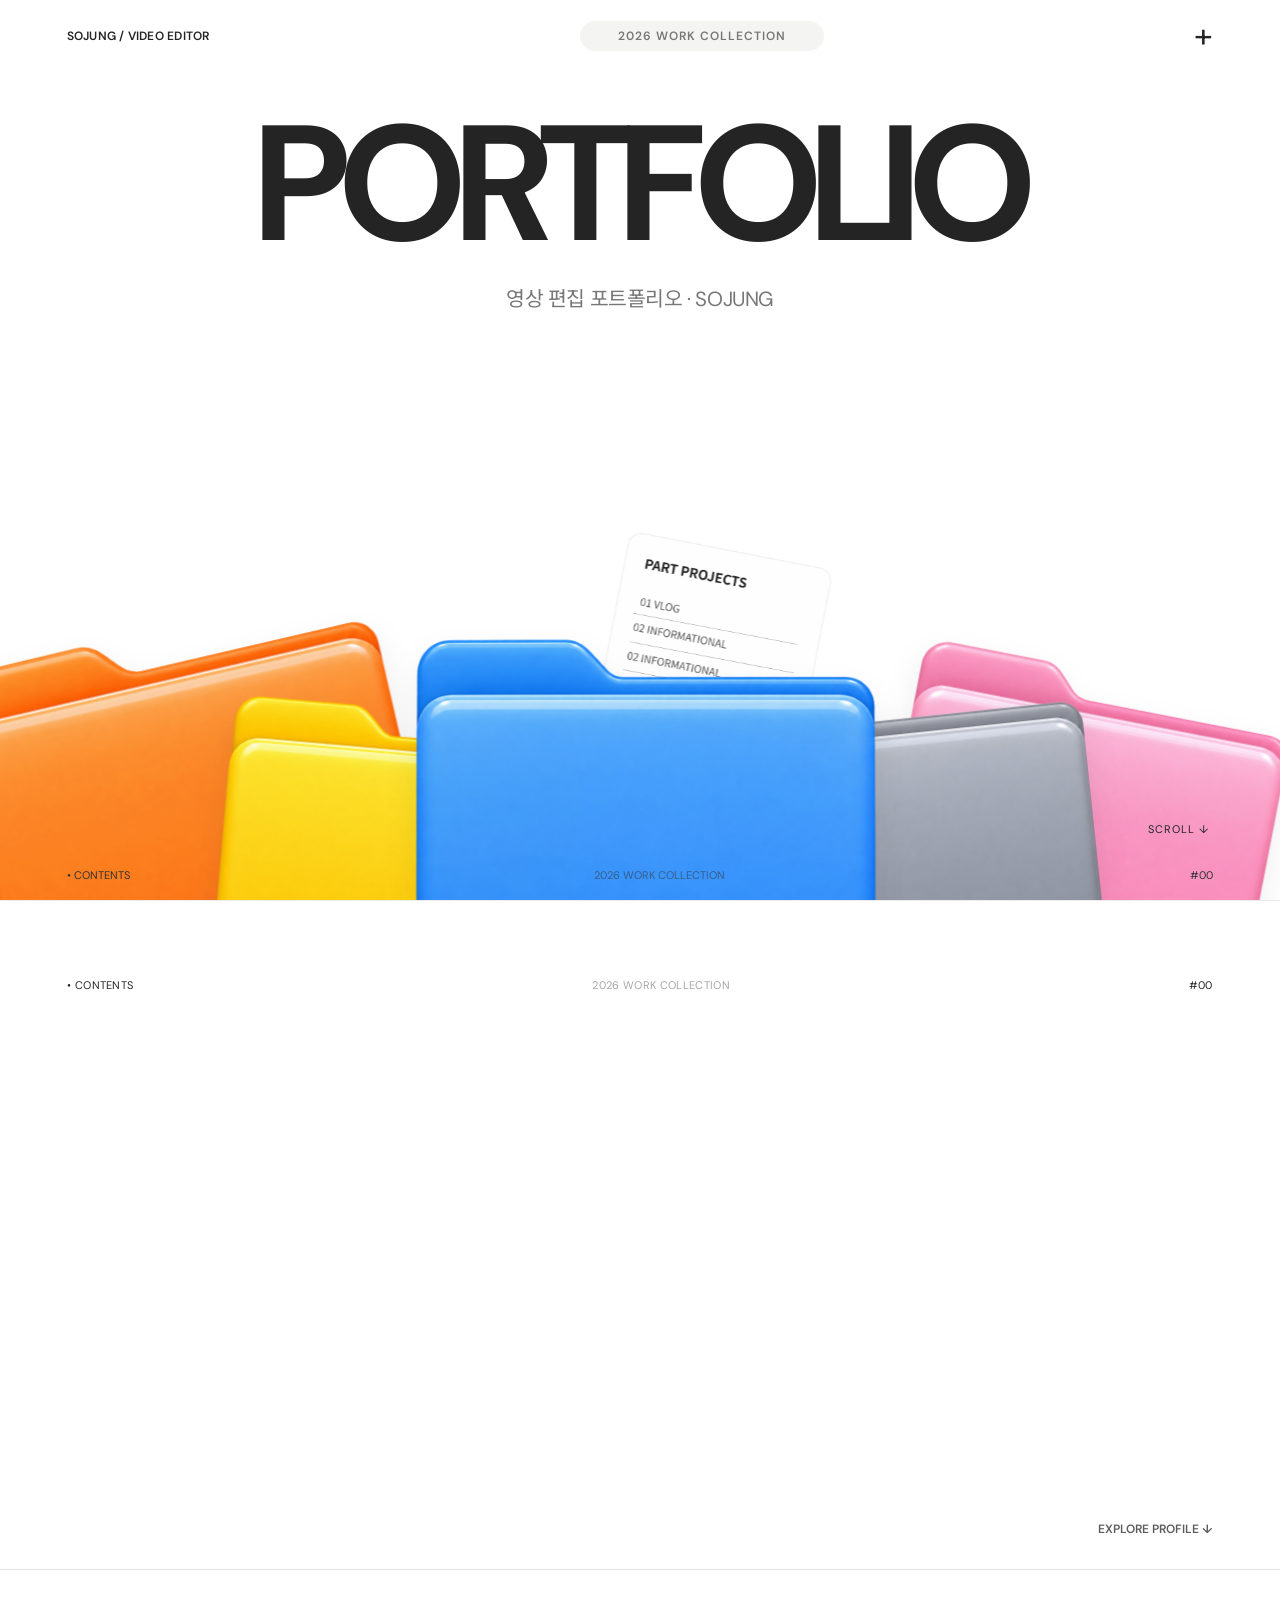
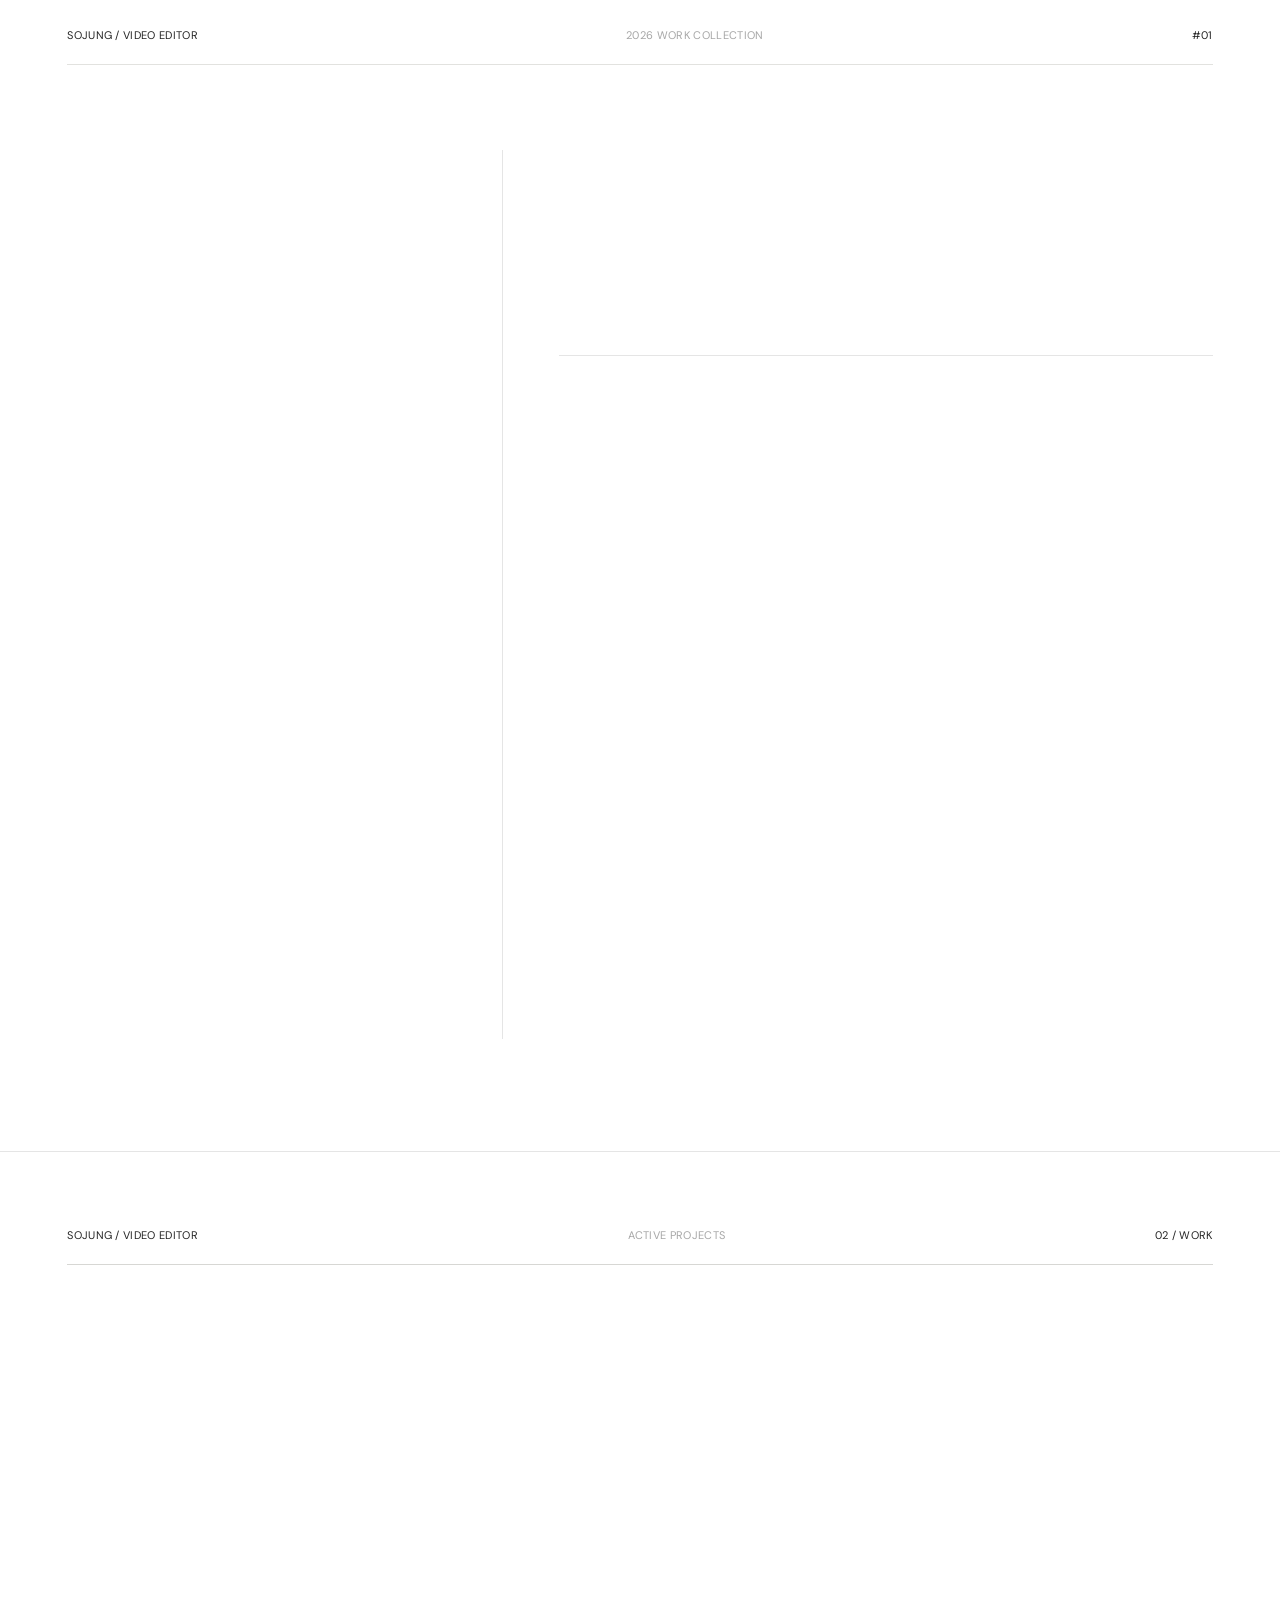
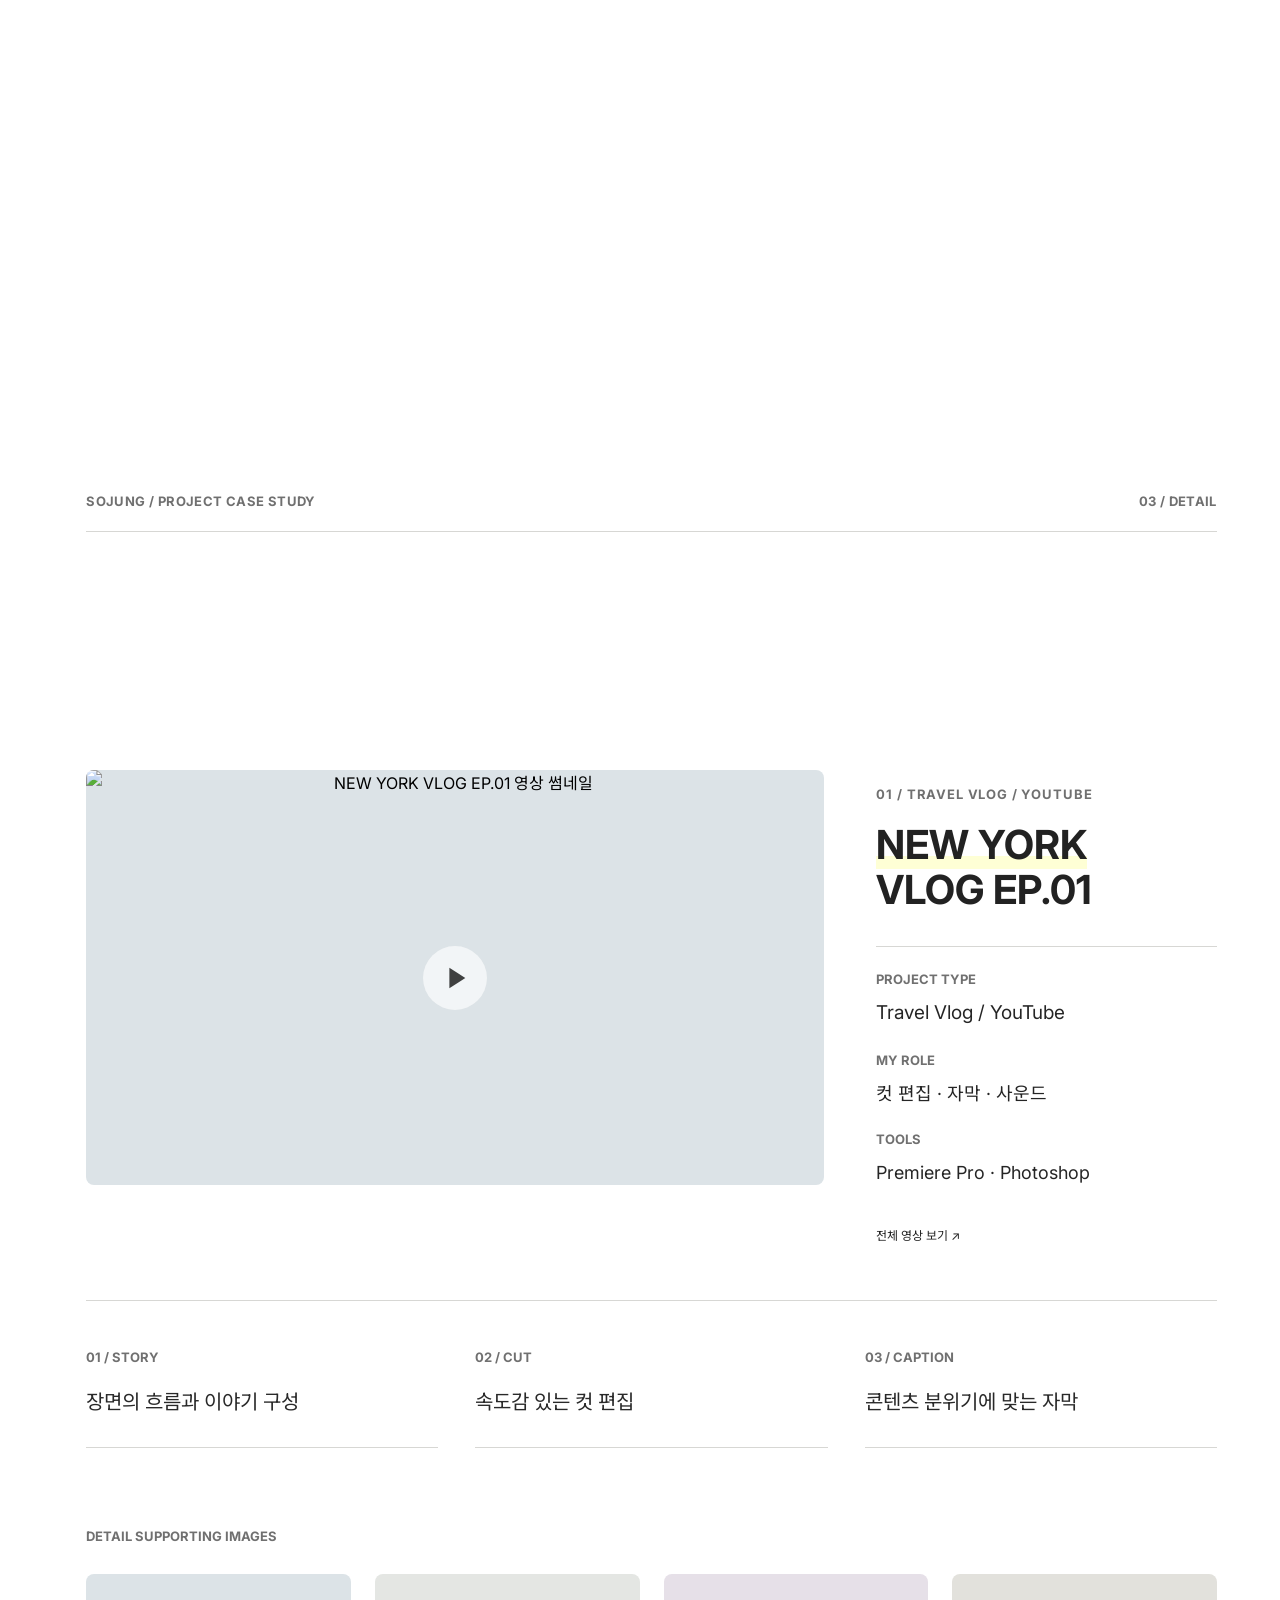
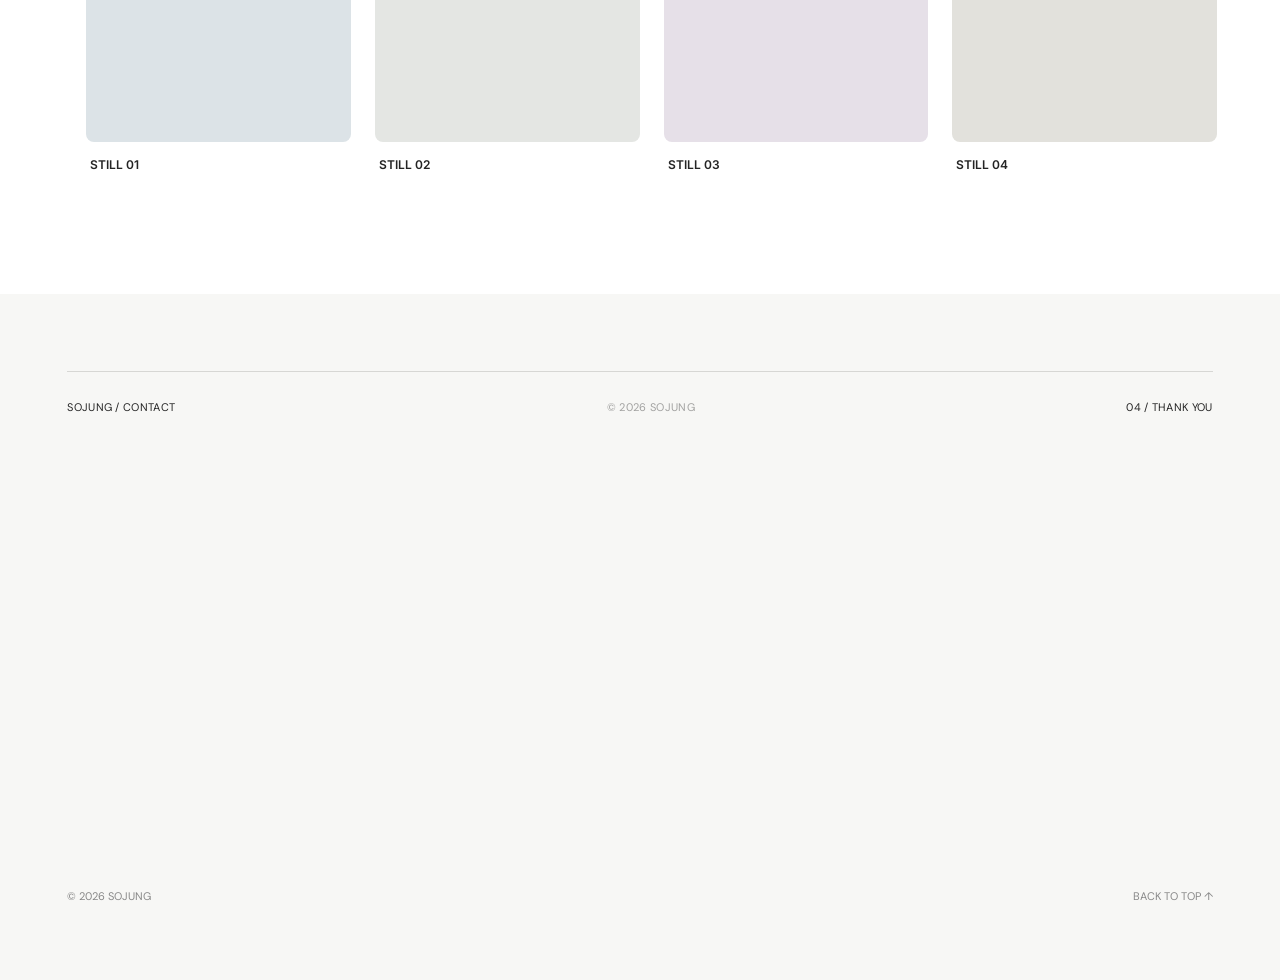
<file: index.html>
<!doctype html>
<html lang="ko">
<head>
  <meta charset="utf-8">
  <meta name="viewport" content="width=device-width, initial-scale=1">
  <meta name="theme-color" content="#ffffff">
  <meta name="description" content="SOJUNG — Video Editor Portfolio. 보는 재미를 디자인합니다.">
  <title>SOJUNG — VIDEO PORTFOLIO</title>
  <link rel="preconnect" href="https://fonts.googleapis.com">
  <link rel="preconnect" href="https://fonts.gstatic.com" crossorigin>
  <link href="https://fonts.googleapis.com/css2?family=DM+Sans:wght@400;500;600;700;800&family=Inter:wght@400;500;600;700&family=Noto+Sans+KR:wght@400;500;600;700;800&display=swap" rel="stylesheet">
  <link rel="stylesheet" href="styles.css">
  <script src="portfolio-data.js" defer></script>
  <script src="admin/model.js" defer></script>
  <script src="content-loader.js" defer></script>
  <script src="main.js" defer></script>
</head>
<body>
  <a class="skip-link" href="#contents">본문 바로가기</a>
  <div class="progress-bar" aria-hidden="true"></div>
  <main>
    <!-- MEMO 01~03: intro title, folder hover, scroll driven zoom -->
    <section class="intro-scene" id="intro" aria-labelledby="hero-title">
      <div class="intro-stage">
        <header class="micro-header">
          <span>SOJUNG / VIDEO EDITOR</span>
          <span class="header-pill">2026 WORK COLLECTION</span>
          <a class="header-plus" href="#contents" aria-label="콘텐츠 보기">+</a>
        </header>
        <div class="hero-copy">
          <h1 id="hero-title" class="hero-title">PORTFOLIO</h1>
          <p class="hero-subtitle">영상 편집 포트폴리오 · SOJUNG</p>
        </div>
        <div class="folder-scene" aria-label="블루, 오렌지, 옐로우, 핑크, 그레이 컬러 폴더 이미지">
          <img class="folder folder-orange" src="assets/folder-orange.png" alt="" draggable="false">
          <img class="folder folder-yellow" src="assets/folder-yellow.png" alt="" draggable="false">
          <img class="folder folder-pink" src="assets/folder-pink.png" alt="" draggable="false">
          <img class="folder folder-gray" src="assets/folder-gray.png" alt="" draggable="false">
          <img class="paper-card" src="assets/part-projects-card.png" alt="" aria-hidden="true" draggable="false">
          <div class="folder folder-blue" aria-hidden="true">
            <img class="blue-closed" src="assets/folder-blue.png" alt="" draggable="false">
          </div>
        </div>
        <div class="hero-end"><span>• CONTENTS</span><span>2026 WORK COLLECTION</span><span>#00</span></div>
        <a href="#contents" class="scroll-hint">SCROLL ↓</a>
      </div>
    </section>

    <!-- MEMO 04: lines reveal and reset on reentry -->
    <section class="intro-about section-pad" id="contents" aria-label="자기소개">
      <div class="section-mini-head"><span>• CONTENTS</span><span>2026 WORK COLLECTION</span><span>#00</span></div>
      <div class="intro-about-grid">
        <img class="intro-illustration reveal" src="assets/illustration.png" alt="책상에서 작업하는 여성의 흑백 일러스트">
        <div class="intro-about-copy">
          <p class="eyebrow reveal">VLOG — INFORMATIONAL — SHORT FORM</p>
          <h2 class="about-sentence">
            <span class="line-reveal">안녕하세요</span>
            <span class="line-reveal"><span class="sentence-highlight">작은 순간들을 하나의 이야기로 완성하는</span></span>
            <span class="line-reveal">영상 편집자 박소정입니다.</span>
          </h2>
          <div class="contents-copy-spacing" aria-hidden="true"></div>
        </div>
      </div>
      <a class="section-next" href="#profile">EXPLORE PROFILE ↓</a>
    </section>

    <!-- MEMO 05~07: text, keyword hover, sequential skill bar -->
    <section class="profile section-pad" id="profile" aria-labelledby="profile-title">
      <div class="section-mini-head"><span>SOJUNG / VIDEO EDITOR</span><span>2026 WORK COLLECTION</span><span>#01</span></div>
      <div class="profile-layout">
        <div class="profile-left">
          <img class="portrait" src="assets/portrait.png" alt="박소정 프로필 이미지">
          <h2 id="profile-title">보는 재미를<br>디자인합니다.</h2>
          <p class="profile-greeting">안녕하세요. 영상 편집자 박소정입니다.</p>
          <p class="profile-bio" id="profile-description"></p>
          <span class="signature">SOJUNG © 2026</span>
        </div>
        <div class="profile-right">
          <div class="profile-feature reveal">
            <p class="eyebrow">01 / WHAT I DO</p>
            <h3>영상 콘텐츠 기획 · 편집</h3>
            <p>유튜브 브이로그 및 정보형 영상 편집<br>컷 편집 · 자막 · 사운드 · 썸네일</p>
          </div>
          <div class="profile-feature reveal">
            <p class="eyebrow">02 / MY KEYWORDS</p>
            <div class="keywords" id="keywords"></div>
          </div>
          <div class="profile-bottom">
            <div class="profile-feature reveal">
              <p class="eyebrow">EXPERIENCE / Vlog · Lifestyle</p>
              <div class="experience">
                <strong>개인 유튜브 운영 및 편집</strong>
                <span>브이로그 / 정보형 콘텐츠</span>
                <span>컷 편집 · 자막 · 썸네일 제작</span>
              </div>
              <div class="experience"><strong>브랜드 협찬 콘텐츠 제작</strong><span>브랜드와 콘텐츠의 연결</span></div>
            </div>
            <div class="profile-feature reveal skill-panel">
              <p class="eyebrow">TOOLS</p>
              <div id="skills"></div>
              <p class="skill-disclaimer">막대는 화면 연출용이며, 공인 숙련도 점수가 아닙니다.</p>
            </div>
            <div class="experience profile-personal-contact reveal profile-experience-reveal">
              <strong>박소정</strong>
              <span>Sojung Park</span>
              <span><a href="tel:+821092411885">82) 10 . 9241 . 1885</a></span>
              <span><a href="mailto:ritofbin@naver.com">ritofbin@naver.com</a></span>
            </div>
          </div>
        </div>
      </div>
    </section>

    <!-- MEMO 08, 09: thumbnails from YouTube URL, hover, click transition -->
    <section class="works section-pad" id="work" aria-labelledby="work-title">
      <div class="section-mini-head"><span>SOJUNG / VIDEO EDITOR</span><span>ACTIVE PROJECTS</span><span>02 / WORK</span></div>
      <div class="works-layout">
        <div class="works-intro reveal"><p class="eyebrow">02 / WORK</p><h2 id="work-title">SELECTED<br>WORKS</h2><p>콘텐츠의 목적에 맞춰 기획하고,<br>몰입도 높은 영상으로 완성합니다.</p><div class="filter-row" role="group" aria-label="작업물 분류"><button class="filter active" data-filter="all" aria-pressed="true">ALL</button><button class="filter" data-filter="vlog" aria-pressed="false">VLOG</button><button class="filter" data-filter="short" aria-pressed="false">SHORT FORM</button><button class="filter" data-filter="brand" aria-pressed="false">BRAND</button></div></div>
        <div class="work-grid" id="work-grid" aria-live="polite"></div>
      </div>
    </section>

<!-- MEMO 10, 11: player + still frame positions -->
    <section class="study section-pad" id="study" aria-labelledby="study-title">
      <div class="section-mini-head"><span>SOJUNG / PROJECT CASE STUDY</span><span>03 / DETAIL</span></div>
      <div class="reveal"><h2 id="study-title">PROJECT STUDY</h2><p class="study-lead">영상으로 결과를 보여주고, 짧은 설명으로 전문성을 증명합니다.</p></div>
      <div class="study-main">
        <div class="video-shell reveal" id="video-shell"><div class="video-empty" role="status" aria-label="영상 URL을 등록하면 플레이어가 표시됩니다."></div></div>
        <div class="study-info reveal"><p class="eyebrow" id="detail-category">01 / TRAVEL VLOG</p><h3 id="detail-title">NEW YORK<br>VLOG EP.01</h3><dl><div><dt>PROJECT TYPE</dt><dd id="detail-type">Travel Vlog / YouTube</dd></div><div><dt>MY ROLE</dt><dd id="detail-role">컷 편집 · 자막 · 사운드</dd></div><div><dt>TOOLS</dt><dd id="detail-tools">Premiere Pro · Photoshop</dd></div></dl></div>
      </div>
      <div class="edit-points" id="editing-points"></div>
      <div class="stills-header"><p class="eyebrow">DETAIL SUPPORTING IMAGES</p></div>
      <div class="stills" id="stills"></div>
    </section>

    <!-- MEMO 12~14: contact reveal and youtube navigation -->
    <footer class="contact section-pad" id="contact" aria-labelledby="contact-title">
      <div class="section-mini-head"><span>SOJUNG / CONTACT</span><span>© 2026 SOJUNG</span><span>04 / THANK YOU</span></div>
      <div class="contact-grid">
        <div><p class="eyebrow reveal">04 / THANK YOU</p><h2 id="contact-title" class="contact-title"><span class="line-reveal">LET’S WORK</span><span class="line-reveal">TOGETHER!</span></h2><p class="reveal">좋은 영상을 함께 만들어갈 파트너를 찾고 있습니다.</p></div>
        <div class="contact-box reveal"><p class="eyebrow">GET IN TOUCH</p><div><span>Phone</span><a id="phone-link" href="#">010-9241-1885</a></div><div><span>Email</span><a id="email-link" href="#">ritofbin@naver.com</a></div><a id="youtube-link" class="youtube-link" href="https://youtube.com/channel/UCT_262YwZ2nEiK0yJ6hNt7g" target="_blank" rel="noopener noreferrer">YouTube 채널 바로가기 ↗</a></div>
      </div>
      <div class="end-row"><span>© 2026 SOJUNG</span><a href="#intro">BACK TO TOP ↑</a></div>
    </footer>
  </main>
</body>
</html>
</file>
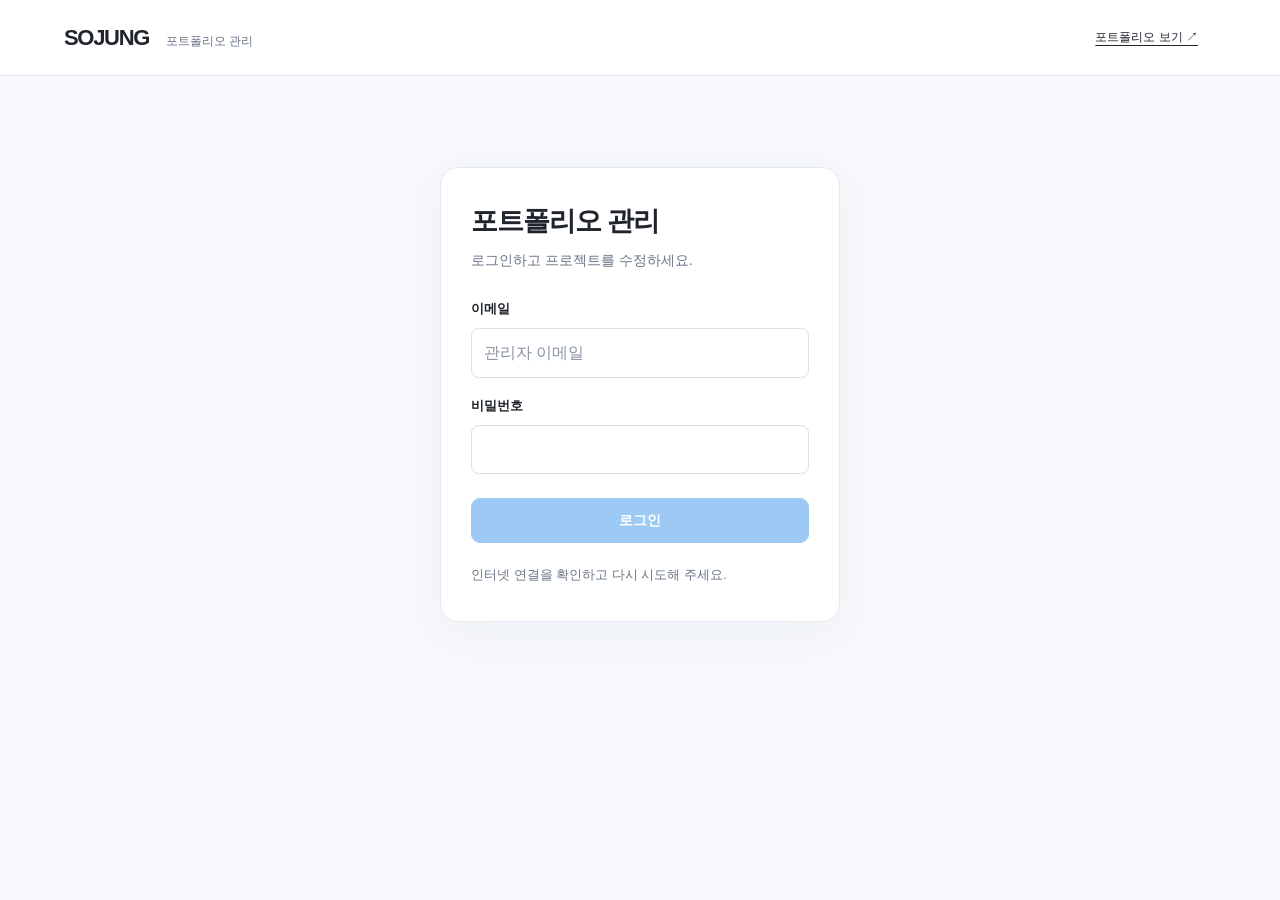
<file: admin-next/index.html>
<!doctype html>
<html lang="ko">
<head>
  <meta charset="utf-8"><meta name="viewport" content="width=device-width,initial-scale=1">
  <meta name="robots" content="noindex,nofollow"><meta name="referrer" content="strict-origin-when-cross-origin">
  <title>SOJUNG / 포트폴리오 관리</title>
  <link rel="stylesheet" href="styles.css"><script type="module" src="app.js"></script>
</head>
<body>
  <a class="skip" href="#main">본문 바로가기</a>
  <header class="topbar"><a class="brand" href="./index.html">SOJUNG <span>포트폴리오 관리</span></a><div class="header-actions"><a href="../index.html" target="_blank" rel="noopener">포트폴리오 보기 ↗</a><span id="account"></span><button id="logout" type="button" hidden>로그아웃</button></div></header>
  <main id="main">
    <section id="login" class="login-card" aria-labelledby="login-title">
      <h1 id="login-title">포트폴리오 관리</h1><p class="muted">로그인하고 프로젝트를 수정하세요.</p>
      <form id="login-form"><label>이메일<input name="email" type="email" required autocomplete="username" placeholder="관리자 이메일"></label><label>비밀번호<input name="password" type="password" required autocomplete="current-password"></label><button class="primary" id="login-button" type="submit" disabled>로그인</button></form>
      <p id="login-status" role="status" aria-live="polite">관리자 연결을 확인하고 있어요.</p>
    </section>
    <section id="workspace" hidden>
      <div class="workspace-heading"><h1 id="page-title" tabindex="-1">프로젝트 목록</h1><button class="primary save-button" type="button" data-save disabled aria-describedby="save-status">저장하기</button></div>
      <p id="save-status" class="status" role="status" aria-live="polite">저장한 내용을 불러오고 있어요.</p>
      <div id="draft-notice" class="notice" hidden><span>저장하지 않은 수정 내용이 있어요.</span><button id="restore-draft" type="button">이어서 수정</button><button id="dismiss-draft" type="button">저장된 내용 사용</button></div>
      <div id="view"></div>
    </section>
  </main>
  <noscript>관리자 페이지를 사용하려면 JavaScript를 켜 주세요.</noscript>
</body>
</html>
</file>
<file: styles.css>
:root { --ink:#242424;--gray:#6d6d6d;--line:#e5e5e5;--bg:#fff;--accent:#f2e97a;--motion:cubic-bezier(.22,1,.36,1) }
*{box-sizing:border-box}html{scroll-behavior:smooth;scroll-padding-top:24px}body{margin:0;background:#fff;color:var(--ink);font-family:'DM Sans','Noto Sans KR',Arial,sans-serif;-webkit-font-smoothing:antialiased}button,a{font:inherit}button{cursor:pointer}a{color:inherit;text-decoration:none}img{max-width:100%;display:block}button:focus-visible,a:focus-visible{outline:2px solid #319EFF;outline-offset:4px}.skip-link{position:fixed;z-index:999;top:-80px;left:10px;background:white;padding:12px}.skip-link:focus{top:10px}.progress-bar{position:fixed;z-index:100;top:0;left:0;height:3px;width:0;background:#333;pointer-events:none}
.section-pad{padding:clamp(48px,6vw,98px) max(5.25vw,calc((100vw - 1240px)/2));position:relative}.section-mini-head{display:flex;align-items:center;justify-content:space-between;font-size:11px;letter-spacing:.03em;text-transform:uppercase;gap:12px}.section-mini-head>span:nth-child(2){opacity:.4}.eyebrow{font-size:11px;letter-spacing:.065em;font-weight:600;color:#676767}.section-next,.text-link{color:#5c5c5c;font-size:12px;font-weight:600;border:0;background:none}.section-next{position:absolute;bottom:32px;right:5.25vw}.reveal,.line-reveal{opacity:0;transform:translateY(18px);transition:opacity .65s var(--motion),transform .65s var(--motion)}.reveal.visible,.line-reveal.visible{opacity:1;transform:translateY(0)}.line-reveal{display:block;transition-delay:var(--delay,0ms)}
/* 00 INTRO — source design proportions; memo annotations are not website content */
.intro-scene{height:172svh;position:relative;background:#fff}.intro-stage{height:100svh;min-height:570px;position:sticky;top:0;overflow:hidden;background:#fff;isolation:isolate}.micro-header{height:72px;display:flex;align-items:center;justify-content:space-between;gap:12px;padding:0 5.2%;font-size:12px;font-weight:600;letter-spacing:.02em}.header-pill{font-size:12px;background:#f4f4f3;color:#777;padding:7px 38px;border-radius:99px;letter-spacing:.08em}.header-plus{font-size:34px;font-weight:400;line-height:1}.hero-copy{position:absolute;top:11.5%;left:0;width:100%;text-align:center;z-index:4;opacity:calc(1 - var(--intro-p,0)*1.35);transform:translateY(calc(var(--intro-p,0)*-52px));pointer-events:none}.hero-title{margin:0;font-weight:700;letter-spacing:-.065em;font-size:clamp(64px,12.8vw,200px);line-height:.98;animation:title-up .6s var(--motion) both}.hero-subtitle{font-size:clamp(13px,1.6vw,24px);color:#777;letter-spacing:-.02em;margin:18px 0 0;animation:title-up .6s .09s var(--motion) both}@keyframes title-up{from{opacity:0;transform:translateY(20px)}to{opacity:1;transform:translateY(0)}}.intro-stage.replay-title .hero-title{animation:none}.intro-stage.replay-title .hero-subtitle{animation:none}.intro-stage.play-title .hero-title{animation:title-up .6s var(--motion) both}.intro-stage.play-title .hero-subtitle{animation:title-up .6s .09s var(--motion) both}
.folder-scene{position:absolute;left:50%;bottom:0;width:min(94vw,1250px);height:min(53vh,500px);transform:translateX(-50%);pointer-events:none;z-index:2}.folder{position:absolute;bottom:-8%;object-fit:contain;max-width:none;pointer-events:auto;will-change:transform;transition:filter .3s var(--motion),translate .3s var(--motion);filter:drop-shadow(0 15px 16px rgba(0,0,0,.07));transform:translateY(calc(var(--intro-p,0)*var(--dy,0px))) rotate(var(--rot,0deg)) scale(calc(1 + var(--intro-p,0)*var(--zoom,.12)));transition-property:filter,translate}.folder:hover{filter:drop-shadow(0 23px 17px rgba(0,0,0,.15))}.folder-orange{--dy:38px;--rot:-13deg;left:-6%;bottom:-12%;width:37%;z-index:1}.folder-yellow{--dy:70px;--rot:5deg;left:15%;bottom:-18%;width:30%;z-index:2}.folder-pink{--dy:55px;--rot:11deg;right:-3%;bottom:-11%;width:32%;z-index:2}.folder-gray{--dy:48px;--rot:-6deg;left:56%;bottom:-15%;width:32%;z-index:3}.folder-blue{--dy:-35px;--zoom:1.55;left:31%;bottom:-18%;width:39%;z-index:5;transform-origin:50% 65%}.folder-orange:hover,.folder-yellow:hover,.folder-pink:hover,.folder-gray:hover,.folder-blue:hover{translate:0 -8px}.paper-card{position:absolute;left:46%;bottom:25%;z-index:4;width:23%;height:43%;min-height:130px;min-width:170px;max-width:240px;background:#fff;border-radius:13px;padding:20px 22px;box-shadow:0 14px 40px #00000017;transform:rotate(8deg) translateY(calc(var(--intro-p,0)*-18px));display:flex;flex-direction:column;gap:12px;font-size:clamp(9px,1vw,13px)}.paper-card strong{font-size:11px;letter-spacing:.09em;margin-bottom:5px}.paper-card span{padding-bottom:7px;border-bottom:1px solid #ededed}.hero-end{position:absolute;z-index:6;bottom:18px;left:5.2%;width:89.6%;display:flex;align-items:center;justify-content:space-between;font-size:11px;pointer-events:none;color:#333}.hero-end>span:nth-child(2){opacity:.55}.scroll-hint{position:absolute;right:5.5%;bottom:64px;z-index:7;font-size:11px;letter-spacing:.1em}
/* 00-1 ABOUT */
.intro-about{min-height:650px;border-top:3px solid #f4f4f4}.intro-about-grid{display:grid;grid-template-columns:1fr 1.3fr;gap:min(7vw,96px);max-width:1020px;align-items:center;margin:80px auto 60px}.intro-illustration{max-height:360px;max-width:100%;object-fit:contain}.intro-about-copy{padding-bottom:14px}.intro-about-copy .eyebrow{margin-bottom:32px}.about-sentence{font-size:clamp(21px,2.6vw,37px);font-weight:700;letter-spacing:-.055em;line-height:1.65;margin:0}
/* 01 PROFILE */
.profile{padding-top:58px;border-top:1px solid var(--line);background:white}.profile-layout{display:grid;grid-template-columns:38% 62%;gap:0;margin:85px 0 35px;min-height:640px}.profile-left{padding:0 10% 0 2%;border-right:1px solid var(--line);display:flex;flex-direction:column;align-items:flex-start}.portrait{border-radius:50%;width:175px;height:175px;object-fit:cover;object-position:50% 21%;background:#ddd}.profile-left h2{font-size:clamp(40px,4.3vw,68px);font-weight:800;letter-spacing:-.065em;line-height:1.13;margin:36px 0 14px}.profile-greeting{font-size:15px;font-weight:700}.profile-bio{font-size:13px;line-height:2;color:#595959;max-width:350px;word-break:keep-all}.signature{font-size:11px;letter-spacing:.08em;color:#8d8d8d;margin-top:auto;padding-top:50px}.profile-right{padding-left:8%}.profile-feature{border-bottom:1px solid var(--line);padding:0 0 25px;margin-bottom:30px}.profile-feature h3{font-size:24px;margin:15px 0 12px;letter-spacing:-.04em}.profile-feature p:not(.eyebrow):not(.skill-disclaimer){line-height:2;color:#6b6b6b;font-size:13px}.keywords{display:flex;flex-wrap:wrap;gap:10px;margin-top:22px}.keyword{display:inline-flex;font-size:12px;font-weight:600;align-items:center;min-height:32px;background:#faf2a5;border-radius:100px;padding:7px 13px;transition:transform .32s var(--motion),background .32s}.profile-bottom{display:grid;grid-template-columns:1fr 1.1fr;gap:35px}.profile-bottom .profile-feature{border-bottom:0}.experience{display:flex;flex-direction:column;gap:7px;font-size:12px;margin:24px 0 30px}.experience>span{font-size:11px;color:#888}.skill{display:grid;grid-template-columns:28px minmax(40px,1fr) 105px;gap:9px;align-items:center;margin:14px 0;font-size:11px}.skill-icon{height:28px;width:28px;border-radius:4px;display:grid;place-items:center;background:#333;color:#fff;font-size:10px;font-weight:700}.skill-meter{height:9px;background:#D9D9D9;border-radius:4.5px;overflow:hidden}.skill-meter>span{display:block;height:100%;background:#363636;border-radius:4.5px;width:0;transition:width 1.2s var(--motion);transition-delay:calc(var(--delay,0ms) + var(--meter-delay,0ms))}.skill-panel.visible .skill-meter>span{width:var(--level)}.skill-name{color:#777}.skill-disclaimer{font-size:9px;color:#999;line-height:1.5;margin-top:24px}
/* 02 WORKS */
.works{background:#fff;border-top:1px solid var(--line);min-height:820px}.works-layout{display:grid;grid-template-columns:30% 70%;gap:0;margin:80px 0 40px}.works-intro{padding-right:20px}.works-intro h2{font-size:clamp(43px,5vw,73px);letter-spacing:-.065em;line-height:.96;margin:18px 0 20px}.works-intro>p:not(.eyebrow){font-size:13px;line-height:2;color:#727272}.filter-row{display:flex;flex-wrap:wrap;gap:6px;margin-top:35px}.filter{border:1px solid #ddd;padding:7px 11px;background:transparent;font-size:10px;font-weight:700;border-radius:20px;transition:background .2s}.filter.active{background:#232323;color:white;border-color:#232323}.work-grid{display:grid;grid-template-columns:1fr 1fr;gap:28px;align-content:start}.work-card{border:0;padding:0;text-align:left;background:none;min-width:0;display:block;opacity:0;transform:translateY(18px);transition:opacity .6s var(--motion),transform .6s var(--motion)}.work-card.visible{opacity:1;transform:translateY(0)}.work-card[hidden]{display:none}.work-media{aspect-ratio:1.44;position:relative;border-radius:18px;overflow:hidden;background:#ddd;display:flex;align-items:center;justify-content:center;isolation:isolate}.work-media img{width:100%;height:100%;object-fit:cover;transition:transform .7s var(--motion)}.work-media .empty-media{position:absolute;font-weight:500;font-size:12px;color:#777;text-align:center;padding:15px;line-height:1.7}.media-play{position:absolute;right:15px;bottom:15px;z-index:1;background:#fff;border-radius:100%;display:grid;place-items:center;width:38px;height:38px;font-size:12px}.work-meta{display:flex;flex-direction:column;gap:7px;padding:12px 2px}.work-meta strong{font-size:14px}.work-meta span{font-size:11px;color:#888}


/* 03 STUDY */
.study{background:white;min-height:980px}.study h2{font-size:clamp(46px,6vw,84px);letter-spacing:-.068em;margin:15px 0 8px;line-height:1.05}.study-lead{font-size:13px;color:#888;line-height:1.8}.study-main{display:grid;grid-template-columns:60% 1fr;gap:5%;margin-top:68px}.video-shell{aspect-ratio:16/9;background:#dfe6ea;position:relative;overflow:hidden;border-radius:4px}.video-shell iframe,.video-shell video{width:100%;height:100%;border:0;object-fit:contain;display:block}.video-empty{width:100%;height:100%;display:flex;gap:20px;align-items:center;justify-content:center;flex-direction:column;text-align:center;padding:20px;color:#626b6f;font-size:12px}.play-circle{background:white;color:#222;display:grid;place-items:center;width:64px;height:64px;border-radius:50%;font-size:21px;padding-left:4px}.study-info h3{font-size:clamp(30px,3.2vw,48px);line-height:1.1;letter-spacing:-.06em;margin:12px 0 28px}.study-info dl{font-size:12px;margin:0}.study-info dl>div{padding:18px 0;border-top:1px solid #e4e4e4}.study-info dt{color:#888;font-size:10px;font-weight:700;letter-spacing:.05em;margin-bottom:9px}.study-info dd{margin:0;line-height:1.7}.edit-points{display:grid;grid-template-columns:repeat(3,1fr);gap:28px;margin-top:70px}.edit-point{padding-bottom:25px;border-bottom:1px solid #dedede}.edit-point p{font-size:10px;color:#777}.edit-point h4{font-size:16px;margin:12px 0}.stills-header{display:flex;justify-content:space-between;align-items:center;margin-top:62px;gap:15px}.stills-caption{font-size:11px;color:#999}.stills{display:grid;grid-template-columns:repeat(4,1fr);gap:18px}.still-card{border:0;background:none;text-align:left;padding:0;min-width:0}.still-preview{background:#e3e8e9;aspect-ratio:1.3;overflow:hidden;border-radius:3px;position:relative;display:grid;place-items:center;color:#919a9f;font-size:11px;transition:transform .3s var(--motion)}.still-card:hover .still-preview{transform:scale(1.025)}.still-preview img,.still-preview video{width:100%;height:100%;object-fit:cover}.still-card>span{display:block;font-size:10px;color:#777;margin-top:11px}
/* 04 CONTACT */
.contact{background:#f5f5f4;min-height:510px}.contact-grid{display:grid;grid-template-columns:1.3fr 1fr;gap:12%;margin:100px 0 65px}.contact-title{font-size:clamp(52px,6.4vw,92px);line-height:.98;letter-spacing:-.065em;margin:15px 0 24px}.contact-grid p:not(.eyebrow){font-size:14px;color:#777}.contact-box{background:white;border:1px solid #f0f0f0;padding:32px 42px;max-width:430px;box-shadow:0 8px 24px #00000003}.contact-box>div{display:flex;flex-direction:column;gap:7px;border-bottom:1px solid var(--line);padding:16px 0;font-size:14px}.contact-box>div span{font-size:10px;color:#9c9c9c}.contact-box a:hover{text-decoration:underline}.youtube-link{display:inline-block;margin-top:24px;padding:12px 17px;background:#f2f2f2;border-radius:40px;font-size:12px}.end-row{display:flex;align-items:center;justify-content:space-between;font-size:11px;color:#888}
/* Accessibility / responsiveness */
@media(max-width:900px){.hero-title{font-size:clamp(57px,13.5vw,120px)}.folder-scene{height:45vh}.profile-layout{grid-template-columns:40% 60%}.profile-right{padding-left:6%}.works-layout{grid-template-columns:1fr;gap:30px}.works-intro{padding-right:0}.works-intro h2 br{display:none}}
@media(max-width:650px){.section-pad{padding:55px 22px}.section-mini-head{font-size:9px}.section-mini-head span:nth-child(2){display:none}.micro-header{padding:0 22px;height:70px;font-size:10px}.header-pill{padding:7px 10px;font-size:9px}.header-plus{font-size:28px}.intro-scene{height:147svh}.intro-stage{min-height:450px}.hero-copy{top:20%}.hero-title{font-size:clamp(43px,12.6vw,80px);letter-spacing:-.07em}.hero-subtitle{font-size:12px;margin-top:15px}.folder-scene{width:120vw;height:38vh;left:51%;bottom:15px}.folder-orange{width:43%;left:-7%}.folder-yellow{width:39%;left:13%}.folder-blue{width:50%;left:29%}.folder-pink{width:36%;right:-5%}.folder-gray{width:39%;left:59%}.paper-card{min-width:95px;width:25%;height:36%;min-height:92px;padding:12px 12px;gap:4px;left:47%;bottom:23%;font-size:7px}.paper-card strong{font-size:7px;margin-bottom:0}.paper-card span{padding-bottom:3px}.hero-end{font-size:8px;left:22px;width:calc(100% - 44px)}.hero-end>span:nth-child(2){display:none}.scroll-hint{bottom:53px;right:22px;font-size:9px}.intro-about{min-height:690px}.intro-about-grid{display:flex;flex-direction:column;gap:18px;margin:35px 0}.intro-illustration{width:220px;max-height:260px}.intro-about-copy .eyebrow{margin-bottom:15px}.about-sentence{font-size:21px}.section-next{right:22px;bottom:25px}.profile-layout{display:block;margin:45px 0 15px;min-height:0}.profile-left{padding:0 0 34px;border-right:0;border-bottom:1px solid var(--line)}.portrait{width:120px;height:120px}.profile-left h2{font-size:46px;margin:25px 0 10px}.profile-bio{max-width:none}.signature{padding-top:10px}.profile-right{padding:40px 0 0}.profile-feature h3{font-size:23px}.profile-bottom{grid-template-columns:1fr;gap:4px}.works-layout{margin-top:45px}.works-intro h2{font-size:52px}.work-grid{gap:20px 12px}.work-media{border-radius:12px;aspect-ratio:1.14}.media-play{width:29px;height:29px;font-size:10px;right:8px;bottom:8px}.work-meta strong{font-size:11px}.work-meta span{font-size:9px}.study h2{font-size:49px}.study-main{display:flex;flex-direction:column;gap:26px;margin-top:40px}.study-info h3{font-size:37px}.edit-points{grid-template-columns:1fr;margin-top:35px;gap:10px}.stills-header{align-items:flex-start;flex-direction:column;gap:0;margin-top:30px}.stills{grid-template-columns:1fr 1fr;gap:16px}.contact-grid{grid-template-columns:1fr;gap:30px;margin:58px 0}.contact-title{font-size:52px}.contact-box{padding:24px}}
@media(prefers-reduced-motion:reduce){html{scroll-behavior:auto}*,*:before,*:after{animation-duration:.001ms!important;animation-iteration-count:1!important;transition-duration:.001ms!important}.reveal,.line-reveal,.work-card{opacity:1!important;transform:none!important}.hero-copy{opacity:1!important;transform:none!important}.folder{transform:rotate(var(--rot,0deg))!important}.skill-meter>span{width:var(--level)!important}}
/* Keep long project labels from widening a narrow phone viewport. */
.works-layout>*{min-width:0}.work-grid{grid-template-columns:repeat(2,minmax(0,1fr))}.work-meta strong,.work-meta span{overflow-wrap:anywhere}
@media(max-width:650px){.works-layout{grid-template-columns:minmax(0,1fr)}.work-grid{grid-template-columns:repeat(2,minmax(0,1fr))}}
/* 3D folder art intentionally extends beyond the mobile stage; never create horizontal page scroll. */
html,body{overflow-x:clip}.intro-scene{overflow-x:clip}

/* Restrained scroll rhythm: normal flow and original artwork proportions. */
.intro-scene{height:auto}
.intro-stage{position:relative;height:100svh;min-height:570px}
.hero-copy{opacity:calc(1 - var(--intro-progress,0));transform:translateY(calc(-24px * var(--intro-progress,0)))}
.folder{pointer-events:auto;transform:translate(calc(var(--intro-progress,0) * var(--drift-x,0px)),calc(var(--intro-progress,0) * var(--drift-y,0px))) rotate(var(--rot,0deg))}
.folder-orange{--drift-x:-24px;--drift-y:8px}
.folder-yellow{--drift-x:-20px;--drift-y:12px}
.folder-pink{--drift-x:24px;--drift-y:8px}
.folder-gray{--drift-x:20px;--drift-y:12px}
.folder-blue{aspect-ratio:1056/790;transform:translateY(calc(-12px * var(--intro-progress,0))) scale(calc(1 + .06 * var(--intro-progress,0)))}
.blue-closed{width:100%;height:100%;object-fit:contain}
.paper-card{display:block;object-fit:contain;left:46%;bottom:25%;width:23%;height:auto;min-width:0;min-height:0;max-width:240px;padding:0;background:none;border-radius:0;box-shadow:none;opacity:1;pointer-events:none;transform:translateY(calc(-26px * var(--intro-progress,0)))}
.reveal,.line-reveal{transition-delay:var(--delay,0ms)}
.work-media{transition:box-shadow .3s var(--motion)}
.work-media img{transition:transform .45s var(--motion)}

.profile-feature h3{line-height:1.4}
.profile-feature p:not(.eyebrow):not(.skill-disclaimer){color:#555}
.skill{opacity:0;transform:translateY(8px);transition:opacity .6s var(--motion),transform .6s var(--motion);transition-delay:calc(var(--delay,0ms) + var(--tool-delay,0ms))}
.skill-panel.visible .skill{opacity:1;transform:none}
.skill-meter>span{transition-duration:.75s}
@media(max-width:650px){
  .intro-scene{height:auto}
  .intro-stage{min-height:450px}
  .paper-card{left:47%;bottom:23%;width:25%;height:auto;max-width:none;min-height:0;min-width:0;padding:0}
}
@media(prefers-reduced-motion:reduce){
  .paper-card{transform:none!important}
  .skill{opacity:1;transform:none;transition:none}
}
/* Figma detail restoration without changing the section geometry. */
.sentence-highlight{
  background:linear-gradient(to bottom,transparent 60%,#FAFFB2 60%,#FAFFB2 92%,transparent 92%);
  -webkit-box-decoration-break:clone;
  box-decoration-break:clone;
}

@media(min-width:651px){
  .intro-about-copy{min-width:0}
  .about-sentence{font-size:clamp(16px,2.05vw,27px)}
  .sentence-highlight{white-space:nowrap}
}
@media(hover:none){
  .folder:hover{translate:0 0;filter:drop-shadow(0 15px 16px rgba(0,0,0,.07))}
}
@media(prefers-reduced-motion:reduce){
  .folder:hover{translate:0 0}
  .keyword:hover,.work-card:hover .work-media img{transform:none}
}
/* Empty spacer retains the previous copy height without text or decoration. */
.contents-copy-spacing{
  height:1lh;
  margin-top:36px;
  font-size:18px;
  font-family:'Segoe Print','Bradley Hand','Apple Chancery','Comic Sans MS',cursive;
}
@media(max-width:650px){
  .contents-copy-spacing{margin-top:20px}
}
/* TOOLS: transient icon hover / keyboard focus, never a click selection. */
.skill-icon{transition:background-color .22s var(--motion),color .22s var(--motion)}
.skill-meter>span{transition-property:width,background-color;transition-duration:.75s,.22s;transition-delay:calc(var(--delay,0ms) + var(--meter-delay,0ms)),0ms}
.skill-icon:focus-visible{outline:2px solid var(--tool-color);outline-offset:3px;background-color:var(--tool-color);color:var(--tool-ink,#fff)}
.skill:has(.skill-icon:focus-visible) .skill-meter>span{background-color:var(--tool-color)}
@media(hover:hover) and (pointer:fine){
  .skill-icon:hover{background-color:var(--tool-color);color:var(--tool-ink,#fff)}
  .skill:has(.skill-icon:hover) .skill-meter>span{background-color:var(--tool-color)}
}
/* PROFILE readability; retain the existing column proportions and interactions. */
.profile .profile-layout>*,
.profile .profile-right,
.profile .profile-bottom>*{min-width:0}
.profile .eyebrow{font-size:14px;line-height:1.5}
.profile .profile-feature h3{font-size:30px;line-height:1.4}
.profile .profile-feature p:not(.eyebrow):not(.skill-disclaimer),
.profile .profile-greeting,
.profile .profile-bio{font-size:17px;line-height:1.6}
.profile .profile-bottom{gap:clamp(16px,2.4vw,35px)}
.profile .experience{font-size:16px;line-height:1.6;gap:7px;margin:24px 0 32px}
.profile .experience>strong{font-size:18px;font-weight:700;line-height:1.5}
.profile .experience>span{font-size:16px;line-height:1.6;color:#888}
.profile .profile-personal-contact{border-top:1px solid var(--line);padding-top:24px;margin-top:32px;gap:8px}
.profile .profile-personal-contact>strong{font-size:23px}
.profile .profile-personal-contact>span{font-size:15px;line-height:1.6;color:#595959;overflow-wrap:anywhere}
.profile .profile-personal-contact>span:first-of-type{font-size:16px}
.profile .keyword{font-size:14px;line-height:1.5}
.profile .skill{grid-template-columns:28px minmax(20px,1fr) minmax(0,1.3fr);gap:9px;line-height:1.5}
.profile .skill-name{font-size:15px;line-height:1.5;overflow-wrap:anywhere}
.profile .skill-disclaimer{font-size:12px;line-height:1.6}
@media(max-width:650px){
  .profile .eyebrow{font-size:13px}
  .profile .profile-feature h3{font-size:27px}
  .profile .profile-feature p:not(.eyebrow):not(.skill-disclaimer),
  .profile .profile-greeting,
  .profile .profile-bio{font-size:16px}
  .profile .experience>strong{font-size:17px}
  .profile .experience>span{font-size:15px}
  .profile .profile-personal-contact>strong{font-size:23px}
  .profile .profile-personal-contact>span:first-of-type{font-size:16px}
  .profile .profile-bottom{gap:4px}
  .profile .skill-name{font-size:14px}
}
/* Use part of the outer gutter for the gap, preserving both column widths. */
@media(min-width:651px){
  .profile .profile-bottom{
    width:calc(100% + min(40px,4vw));
    column-gap:calc(clamp(16px,2.4vw,35px) + min(40px,4vw));
  }
}
/* PROFILE depth appears only during motion; resting geometry stays unchanged. */
.profile .profile-title-reveal{transform:translateY(20px);transition-duration:.65s}
.profile .profile-experience-reveal{transform:translateY(16px);transition-duration:.65s}
.profile .profile-detail-reveal{transition-duration:.65s}
.profile .profile-title-reveal.visible,
.profile .profile-experience-reveal.visible{transform:translateY(0)}
/* Inline spans keep the original paragraph's line boxes and explicit breaks. */
.profile .profile-description-line{transform:none}
.profile .keyword{
  color:#242424; background:#FAFFB2; transition:transform .3s var(--motion),background-color .3s var(--motion),box-shadow .3s var(--motion);
}
.profile .skill-icon{
  transition:transform .3s var(--motion),box-shadow .3s var(--motion),background-color .3s var(--motion),color .3s var(--motion);
}
@media(hover:hover) and (pointer:fine){
  .profile .keyword:hover{
    transform:translateY(-3px) scale(1.03);
    background:#FFCC00;
    box-shadow:0 4px 9px rgba(32,32,32,.07);
  }
  /* Row handles scroll entry; its child icon handles hover independently. */
  .profile .skill-icon:hover{
    transform:translateY(-3px) scale(1.04);
    box-shadow:0 4px 8px rgba(32,32,32,.12);
  }
}
@media(prefers-reduced-motion:reduce){
  .profile .keyword:hover,
  .profile .skill-icon:hover{transform:none;box-shadow:none}
}
/* Color guide is scoped to PROFILE; brand colors and artwork remain untouched. */
.profile{background:#FFFFFF;color:#242424}
.profile .profile-personal-contact a{
  text-decoration-color:#319EFF;
  text-decoration-thickness:2px;
  text-underline-offset:3px;
}
.profile .profile-personal-contact a:focus-visible{
  outline-color:#319EFF;
  text-decoration-line:underline;
}
@media(hover:hover) and (pointer:fine){
  .profile .profile-personal-contact a:hover{text-decoration-line:underline}
}
/* PROFILE: DOM order is experience, tools, contact; keep the desktop columns. */
.profile .profile-bottom > .profile-feature:not(.skill-panel) > .experience:last-child{margin-bottom:0}
.profile .profile-bottom > .profile-personal-contact{--delay:340ms}
@media(min-width:769px){
  .profile .profile-bottom{row-gap:0}
  .profile .profile-bottom > .profile-feature:not(.skill-panel){grid-column:1;grid-row:1;margin-bottom:0;padding-bottom:0}
  .profile .profile-bottom > .skill-panel{grid-column:2;grid-row:1 / span 2}
  /* Retain the former experience wrapper's 25px padding and 30px margin. */
  .profile .profile-bottom > .profile-personal-contact{grid-column:1;grid-row:2;padding-bottom:25px;margin-bottom:62px}
}
@media(max-width:768px){
  .profile .profile-bottom{width:100%;grid-template-columns:minmax(0,1fr);gap:0}
  .profile .profile-bottom > .profile-feature:not(.skill-panel){margin-bottom:24px;padding-bottom:0}
  .profile .profile-bottom > .skill-panel{margin-bottom:0;padding-bottom:0}
  .profile .profile-bottom > .profile-personal-contact{margin:24px 0 0;padding-top:24px;border-top:1px solid var(--line)}
}
/* SELECTED WORKS: entry transform and independent hover translate. */
.works .work-card{
  transition:opacity .6s var(--motion),transform .6s var(--motion),translate .3s var(--motion),box-shadow .3s var(--motion);
  transition-delay:var(--delay,0ms),var(--delay,0ms),0ms,0ms;
}
.works .work-media img{transition:transform .3s var(--motion)}
.works .media-play{transition:color .3s var(--motion)}
.works .filter{transition:background-color .3s var(--motion),border-color .3s var(--motion),color .3s var(--motion)}
.works .filter.active{background:#FAFFB2;color:#242424;border-color:#319EFF}
.works .filter:focus-visible,.works .work-card:focus-visible{outline-color:#319EFF}
.works .work-preview{
  position:absolute;inset:0;width:100%;height:100%;object-fit:cover;
  opacity:0;pointer-events:none;transition:opacity .3s var(--motion);
}
.works .work-preview.playing{opacity:1}
@media(hover:hover) and (pointer:fine){
  .works .work-card.visible:hover{translate:0 -5px;box-shadow:0 6px 16px rgba(36,36,36,.045)}
  .works .work-card:hover .work-media img{transform:scale(1.025)}
  .works .work-card:hover .media-play{color:#319EFF}
}
.works .work-card:focus-visible .media-play{color:#319EFF}
@media(prefers-reduced-motion:reduce){
  .works .work-card.visible:hover{translate:0 0;box-shadow:none}
  .works .work-card:hover .work-media img{transform:none}
  .works .work-preview{display:none}
}
/* PROJECT STUDY: existing geometry, clearer information hierarchy. */
.study{color:#242424}
.study .video-shell{aspect-ratio:16/9;box-shadow:0 5px 18px rgba(36,36,36,.055)}
.study .study-info{min-width:0}
.study .study-info h3{overflow-wrap:anywhere}
.study .project-description{font-size:14px;line-height:1.65;color:#595959;margin:0 0 24px;white-space:pre-line}
.study .study-info dt{font-weight:700;letter-spacing:.06em}
.study .study-info dd{line-height:1.65;overflow-wrap:anywhere}
.study .edit-point h4{font-weight:600;line-height:1.6}
.study .edit-point p{font-weight:600;letter-spacing:.04em}
.study [hidden]{display:none!important}
.study .still-card:disabled{cursor:default}
.study a:focus-visible,.study button:focus-visible{outline-color:#319EFF}
@media(hover:hover) and (pointer:fine){
  .study a:hover{color:#319EFF}
  .study .still-card:not(:disabled):hover>span{color:#319EFF}
  .study .still-card:disabled:hover .still-preview{transform:none}
}
/* PROJECT STUDY source: docs/design-reference/Group 2.svg.
   Use section-relative flow and source proportions, never canvas Y coordinates. */
.study{
  padding:60px max(4.930556vw,calc((100vw - 1298px)/2)) 120px max(6.736111vw,calc((100vw - 1246px)/2));
  color:#222222;background:#fff;
}
.study .section-mini-head{
  font-family:Inter,'DM Sans',sans-serif;font-size:13px;font-weight:700;color:#707070;
  border-bottom:1px solid #D7D7D4;padding-bottom:22px;
}
.study .section-mini-head>span:nth-child(2){opacity:1}
.study h2{
  font-family:Pretendard,'Noto Sans KR',sans-serif;
  font-size:clamp(49px,6.388889vw,92px);font-weight:600;
  letter-spacing:-.11em;line-height:1.15;margin:32px 0 22px;
}
.study .study-lead{font-size:19px;line-height:1.5;color:#707070;margin:0}
.study .study-main{
  grid-template-columns:minmax(0,830fr) minmax(0,383fr);
  gap:4.638365%;align-items:start;margin-top:62px;
}
.study .video-shell{aspect-ratio:16/9;background:#DCE3E7;border-radius:8px;box-shadow:none}
.study .video-empty{padding:0}
.study .play-circle{width:100px;height:100px;background:rgba(255,255,255,.92);padding:0;pointer-events:none}
.study .study-play-symbol{width:0;height:0;border-top:23px solid transparent;border-bottom:23px solid transparent;border-left:35px solid #222222;margin-left:12px}
.study .study-info{padding-top:16px}
.study .study-info .eyebrow{font-family:Inter,'DM Sans',sans-serif;font-size:13px;font-weight:700;color:#707070;margin:0 0 20px}
.study .study-info h3{font-family:Inter,'DM Sans',sans-serif;font-size:40px;font-weight:700;line-height:1.125;letter-spacing:0;margin:0 0 34px}
.study .detail-title-highlight{background:linear-gradient(transparent 74%,#FEFFD5 74%,#FEFFD5 100%);box-decoration-break:clone;-webkit-box-decoration-break:clone}
.study .study-info dl{border-top:1px solid #D7D7D4;padding-top:24px}
.study .study-info dl>div{border:0;padding:0;margin:0 0 24px}
.study .study-info dt{font-family:Inter,'DM Sans',sans-serif;font-size:13px;font-weight:700;color:#707070;letter-spacing:0;margin:0 0 12px}
.study .study-info dd{font-size:18px;line-height:1.5;color:#252525}
.study .study-info dl>div:first-child dd{font-size:19px}
.study .edit-points{grid-template-columns:repeat(3,minmax(0,1fr));gap:37px;border-top:1px solid #D7D7D4;padding-top:48px;margin-top:56px}
.study .edit-point{border-color:#D7D7D4;padding-bottom:30px;min-width:0}
.study .edit-point p{font-family:Inter,'DM Sans',sans-serif;font-size:13px;font-weight:700;letter-spacing:0;color:#707070;margin:0}
.study .edit-point h4{font-size:20px;font-weight:400;line-height:1.5;color:#292929;margin:22px 0 0;min-height:30px}
.study .stills-header{margin:80px 0 30px}
.study .stills-header .eyebrow{font-family:Inter,'DM Sans',sans-serif;font-size:13px;font-weight:700;color:#707070;letter-spacing:0;margin:0}
.study .stills{grid-template-columns:repeat(4,minmax(0,1fr));gap:24px}
.study .still-preview{aspect-ratio:300/191;border-radius:8px;background:#DCE3E7}
.study .still-card:nth-child(4n+2) .still-preview{background:#E4E6E3}
.study .still-card:nth-child(4n+3) .still-preview{background:#E6E0E8}
.study .still-card:nth-child(4n+4) .still-preview{background:#E2E1DC}
.study .still-card>span{font-family:Inter,'DM Sans',sans-serif;font-size:14px;color:#6A6A6A;margin:14px 0 0 4px}
@media(max-width:900px) and (min-width:651px){
  .study .study-info h3{font-size:30px}
  .study .study-info dd,.study .study-info dl>div:first-child dd{font-size:15px}
  .study .edit-points{gap:24px}
}
@media(max-width:650px){
  .study{padding:55px 22px 65px}
  .study .section-mini-head>span:nth-child(2){display:inline}
  .study .section-mini-head{font-size:10px;gap:8px}
  .study .study-lead{font-size:15px}
  .study .study-main{display:flex;flex-direction:column;gap:26px;margin-top:40px}
  .study .video-shell,.study .study-info{width:100%}
  .study .study-info{padding-top:0}
  .study .study-info h3{font-size:36px}
  .study .play-circle{width:72px;height:72px}
  .study .study-play-symbol{border-top-width:17px;border-bottom-width:17px;border-left-width:26px;margin-left:8px}
  .study .edit-points{grid-template-columns:1fr;gap:24px;margin-top:35px;padding-top:28px}
  .study .edit-point h4{font-size:18px;margin-top:14px}
  .study .stills-header{margin:42px 0 24px}
  .study .stills{grid-template-columns:repeat(2,minmax(0,1fr));gap:24px 16px}
}
.study{font-family:Inter,'Noto Sans KR',sans-serif}
@media(hover:hover) and (pointer:fine){
  .study .still-card:disabled:hover .still-preview{transform:scale(1.025)}
}
/* FINAL POLISH 01: source-defined details; preserve approved layouts and content. */
.intro-about{border-top:1px solid #ECECEC}
.profile>.section-mini-head{border-bottom:1px solid #E2E2DF;padding-bottom:22px}
.works>.section-mini-head{border-bottom:1px solid #D7D7D4;padding-bottom:22px}

.profile .skill-icon{font-size:15px;background-color:#424242}
.profile .skill-icon:focus-visible{background-color:var(--tool-color)}

.contact{background:#F7F7F5}
.contact>.section-mini-head{border-top:1px solid #D7D7D4;padding-top:28px}
.contact-grid>*,.contact-box{min-width:0}
.contact-box{width:100%}
.contact-box a{overflow-wrap:anywhere}
@media(min-width:651px){
  .works-intro h2{font-size:50px}
  .works-intro>p:not(.eyebrow){font-size:17px;line-height:1.6}
  
  
  .contact-title{font-size:clamp(52px,7.361111vw,106px)}
  .contact-grid p:not(.eyebrow){font-size:20px;line-height:1.6}
}
@media(hover:hover) and (pointer:fine){
  .profile .skill-icon:hover{background-color:var(--tool-color)}
}
@media(hover:none){
  .still-card:hover .still-preview,
  .study .still-card:disabled:hover .still-preview{transform:none}
}
@media(prefers-reduced-motion:reduce){
  .still-card:hover .still-preview{transform:none!important}
}
/* Registered media never changes card geometry or exposes a broken image icon. */
.works .registered-media,.study .registered-media{opacity:0;transition:opacity .3s var(--motion),transform .3s var(--motion)}
.works .registered-media.loaded,.study .registered-media.loaded{opacity:1}
.works .empty-media[hidden]{display:none}
.media-lightbox{
  box-sizing:border-box;width:min(1100px,calc(100vw - 32px));
  max-width:calc(100vw - 32px);max-height:calc(100dvh - 32px);
  padding:24px;border:1px solid #E7E7E4;border-radius:8px;background:#fff;color:#242424;
  overflow:auto;overscroll-behavior:contain;
}
.media-lightbox::backdrop{background:rgba(24,24,24,.65)}
.media-lightbox-close{
  display:block;margin-left:auto;padding:8px 14px;border:1px solid #D7D7D4;
  border-radius:4px;background:#fff;color:#242424;font:inherit;cursor:pointer;
}
.media-lightbox-close:focus-visible{outline:2px solid #319EFF;outline-offset:3px}
.media-lightbox-caption{margin:16px 0;font-size:14px;line-height:1.5;overflow-wrap:anywhere}
.media-lightbox-image{display:block;width:100%;height:auto;max-height:75dvh;object-fit:contain}
.media-lightbox-playing{width:min(960px,calc(100vw - 32px),calc((100dvh - 180px)*1.777778 + 48px))}
.media-lightbox-video{aspect-ratio:16/9;width:100%;background:#000;border-radius:4px;overflow:hidden}
.media-lightbox-video iframe{display:block;width:100%;height:100%;border:0}
.media-lightbox [hidden]{display:none}
.media-lightbox-status{font-size:14px;line-height:1.6}
.media-lightbox-status:empty{display:none}
@media(max-width:650px){.media-lightbox{padding:16px}}
@media(prefers-reduced-motion:reduce){
  .works .registered-media,.study .registered-media{transition:none}
}
/* Direct WORKS → STUDY rhythm; size WORKS from its real content. */
.works{min-height:0;padding-bottom:24px}
.works-layout{margin-bottom:0}
.works + .study{padding-top:32px}
.works .filter{max-width:100%;overflow-wrap:anywhere}
.study .still-card{align-self:start}
.study .still-card>.still-title{font-size:12px;font-weight:600;color:#242424;line-height:1.5;overflow-wrap:anywhere}
.study .still-description{display:block;margin-top:5px;color:#777;font-size:11px;line-height:1.6;overflow-wrap:anywhere;white-space:pre-line}
/* Click-to-play cover inside the existing 16:9 study shell. */
.study-video-cover{position:absolute;inset:0;display:block;width:100%;height:100%;padding:0;border:0;background:transparent;cursor:pointer}
.study-video-poster{display:block;width:100%;height:100%;object-fit:cover}
.study-video-play{position:absolute;top:50%;left:50%;width:68px;height:68px;border-radius:50%;background:rgba(255,255,255,.78);display:grid;place-items:center;opacity:.85;transform:translate(-50%,-50%) scale(.94);transition:opacity .25s,transform .25s;pointer-events:none}
.study-video-play::after{content:'';width:0;height:0;border-top:11px solid transparent;border-bottom:11px solid transparent;border-left:17px solid #242424;margin-left:5px}
.study-video-cover:hover .study-video-play,.study-video-cover:focus-visible .study-video-play{opacity:1;transform:translate(-50%,-50%) scale(1)}
.study-video-cover:focus-visible{outline:2px solid #319eff;outline-offset:-4px}
.study-player-error p{margin:0}.study-player-error a{color:inherit;text-underline-offset:3px}
.study-playback-note{position:absolute;bottom:0;left:0;right:0;margin:0;padding:8px 12px;background:rgba(255,255,255,.92);color:#242424;font-size:12px}
.study-playback-note p{margin:0 0 5px}.study-playback-note a,.study-full-video-link{color:inherit;text-underline-offset:3px}
.study-full-video-link{display:inline-block;margin-top:16px;font-size:12px}
@media(hover:none){.study-video-play{opacity:1}}
@media(prefers-reduced-motion:reduce){.study-video-play{transition:none}}
@media(max-width:650px){
  .works + .study{padding-top:24px}
}
</file>
<file: admin-next/styles.css>
:root{color-scheme:light;--blue:#258ce8;--ink:#20252d;--muted:#697586;--line:#e4e9ef;--surface:#f6f8fb;font:14px/1.6 -apple-system,BlinkMacSystemFont,"Segoe UI","Noto Sans KR",sans-serif;color:var(--ink);background:var(--surface)}
*{box-sizing:border-box}body{margin:0}button,input,textarea{font:inherit}button,a,input,textarea{-webkit-tap-highlight-color:transparent}
button{min-height:44px;padding:10px 16px;border:1px solid var(--line);border-radius:9px;background:#fff;color:var(--ink);cursor:pointer;transition:background .15s,border-color .15s}
button:hover:not(:disabled){border-color:#a8b4c6;background:#eef3f8}button:disabled{opacity:.45;cursor:default}
button.primary{background:var(--blue);border-color:var(--blue);color:#fff;font-weight:700}button.primary:hover:not(:disabled){background:#1677c9;border-color:#1677c9}button.danger{color:#b44250}
a{color:inherit;text-underline-offset:4px}a:hover{color:var(--blue)}:focus-visible{outline:3px solid #8bc9ff;outline-offset:3px}[hidden]{display:none!important}
.skip{position:fixed;left:16px;top:-100px;background:#fff;padding:12px;z-index:20}.skip:focus{top:12px}
.topbar{min-height:76px;padding:16px clamp(18px,5vw,72px);display:flex;justify-content:space-between;align-items:center;gap:20px;border-bottom:1px solid var(--line);background:#fff}
.brand{font-size:22px;font-weight:800;letter-spacing:-.06em;text-decoration:none}.brand span{margin-left:12px;color:var(--muted);font-size:12px;letter-spacing:0;font-weight:500}
.header-actions{display:flex;gap:18px;align-items:center;font-size:12px}#account{color:var(--muted)}
main{max-width:1080px;margin:auto;padding:28px 28px 72px}h1,h2,h3,p{margin-top:0}h1{font-size:28px;line-height:1.3;letter-spacing:-.04em;margin-bottom:0}h2{font-size:19px;letter-spacing:-.03em;margin-bottom:22px}h3{font-size:14px;margin-bottom:12px}.muted,.help{color:var(--muted)}.help{font-size:12px;margin:10px 0 16px}
.eyebrow{font-size:11px;letter-spacing:.06em;color:var(--muted);margin-bottom:10px}.field-label{font-size:12px;font-weight:600;margin:22px 0 10px}
.login-card{max-width:400px;margin:7vh auto;padding:36px 30px;border:1px solid var(--line);border-radius:18px;background:#fff;box-shadow:0 12px 46px #263f5a08}
.login-card h1{font-size:27px;margin-bottom:10px}.login-card form{display:grid;gap:18px;margin-top:28px}.login-card button{width:100%;margin-top:6px}
label.field,.login-card label{display:flex;flex-direction:column;gap:8px;font-size:13px;font-weight:600}
input:not([type=checkbox]),textarea{width:100%;min-height:44px;border:1px solid #d8e0e9;border-radius:8px;background:#fff;padding:11px 12px;color:var(--ink);font-size:16px;font-weight:400}
input::placeholder,textarea::placeholder{color:#8a94a2}textarea{resize:vertical;min-height:108px;line-height:1.65}input[type=checkbox]{accent-color:var(--blue);width:18px;height:18px;margin:0}
#login-status{font-size:13px;margin:22px 0 0;color:var(--muted)}
.workspace-heading{position:sticky;top:0;z-index:5;min-height:80px;background:var(--surface);display:flex;justify-content:space-between;align-items:center;gap:16px}
.save-button{min-width:128px}.status{position:sticky;top:80px;z-index:4;margin:0 0 24px;background:var(--surface);border-bottom:1px solid var(--line);font-size:13px;color:var(--muted);padding:2px 0 14px;min-height:37px;white-space:pre-line}
.status.error,#login-status.error{color:#ad3446}.status.success{color:#237546}.notice{padding:14px 16px;border:1px solid #d4e8f9;border-radius:10px;background:#eef7ff;font-size:13px;margin-bottom:24px;display:flex;align-items:center;gap:10px;flex-wrap:wrap}.notice span{flex:1}
.actions{display:flex;gap:8px;flex-wrap:wrap}.list-actions{display:flex;justify-content:space-between;align-items:center;gap:16px;margin:0 0 22px}
.project-grid{display:grid;grid-template-columns:repeat(2,minmax(0,1fr));gap:22px}.project-card{min-width:0;border:1px solid var(--line);border-radius:14px;overflow:hidden;background:#fff}
.project-cover{position:relative;aspect-ratio:16/9;background:#e8eef4;overflow:hidden;display:grid;place-items:center;color:#69798b;font-size:11px;letter-spacing:.12em}.project-cover img{width:100%;height:100%;object-fit:cover}
.project-content{padding:22px}.project-content h2{font-size:19px;margin:4px 0 16px;overflow-wrap:anywhere}.project-content .eyebrow{overflow-wrap:anywhere}
.badges{display:flex;gap:6px;flex-wrap:wrap}.badge{font-size:11px;border:1px solid var(--line);border-radius:30px;padding:3px 10px;color:#657183}.badge.blue{color:#1679c9;background:#eef7ff;border-color:#d3eaff}
.project-footer{display:flex;gap:8px;justify-content:space-between;align-items:center;margin-top:22px}.project-footer button{font-size:13px}.project-footer .actions:first-child button{min-width:44px;padding:8px}
.empty{grid-column:1/-1;padding:60px 20px;text-align:center;border:1px dashed #cad3df;border-radius:14px;color:var(--muted)}
.editor-actions{margin-bottom:24px}.editor-actions button{background:transparent;border-color:transparent;padding-left:0}
.editor-section{background:#fff;border:1px solid var(--line);border-radius:14px;padding:28px;margin-bottom:24px}
.form-grid{display:grid;grid-template-columns:repeat(2,minmax(0,1fr));gap:22px}.editor-section>.field{margin-top:22px}.check{display:flex;align-items:center;gap:9px;font-size:14px;min-height:32px}
.filter-checks{display:flex;flex-wrap:wrap;gap:8px 24px;margin:0 0 24px}
.media-editor{display:grid;grid-template-columns:minmax(0,1fr) minmax(0,1fr);gap:28px;align-items:start}.media-editor .project-cover{border-radius:10px}.media-editor .actions{margin-top:16px}
.points-grid{display:grid;gap:20px}.points-grid label.field{font-size:12px;letter-spacing:.04em}
.still-grid{display:grid;grid-template-columns:repeat(2,minmax(0,1fr));gap:24px}.still-card{min-width:0;border:1px solid var(--line);border-radius:12px;padding:18px;display:flex;flex-direction:column;gap:14px}.still-card h3{font-size:12px;letter-spacing:.1em;margin:0}
.still-preview{aspect-ratio:300/191;border-radius:7px;overflow:hidden;display:grid;place-items:center;color:#697586;font-size:11px;letter-spacing:.1em}.still-preview img{width:100%;height:100%;object-fit:cover}
.still-card textarea{min-height:94px}.still-card .actions button{font-size:13px;padding:8px 12px}.order-actions{display:flex;justify-content:flex-end;gap:8px}.order-actions button{font-size:12px}.image-state{margin:0;font-size:12px;color:var(--muted)}
.project-order{display:flex;align-items:center;gap:10px;flex-wrap:wrap;margin-top:22px}.project-order span{margin-right:auto;font-size:13px}
@media(max-width:768px){.topbar{padding:16px 20px}.brand span{display:block;margin:2px 0 0;font-size:11px}.header-actions{gap:10px;flex-wrap:wrap;justify-content:flex-end}#account{display:none}main{padding:16px 18px 48px}h1{font-size:24px}.login-card{padding:28px 22px;margin:5vh auto}.media-editor{grid-template-columns:1fr}.workspace-heading{min-height:72px}.status{top:72px}.save-button{min-width:112px}.project-grid{gap:16px}.project-content{padding:16px}.project-content h2{font-size:17px}.project-footer{align-items:flex-start;flex-direction:column}.project-footer>.actions:last-child{align-self:flex-end}.editor-section{padding:22px}.still-grid{gap:16px}.still-card{padding:14px;gap:12px}}
@media(max-width:520px){.project-grid,.still-grid,.form-grid{grid-template-columns:1fr}.topbar{gap:12px}.header-actions{font-size:11px}.header-actions button{padding:8px 10px}.editor-section{padding:18px}.list-actions{align-items:center}.list-actions .primary{font-size:13px}.notice span{flex-basis:100%}.status{font-size:12px}.media-editor{gap:18px}.project-order span{flex-basis:100%}}
@media(prefers-reduced-motion:reduce){*{transition:none!important;scroll-behavior:auto!important}}
</file>
